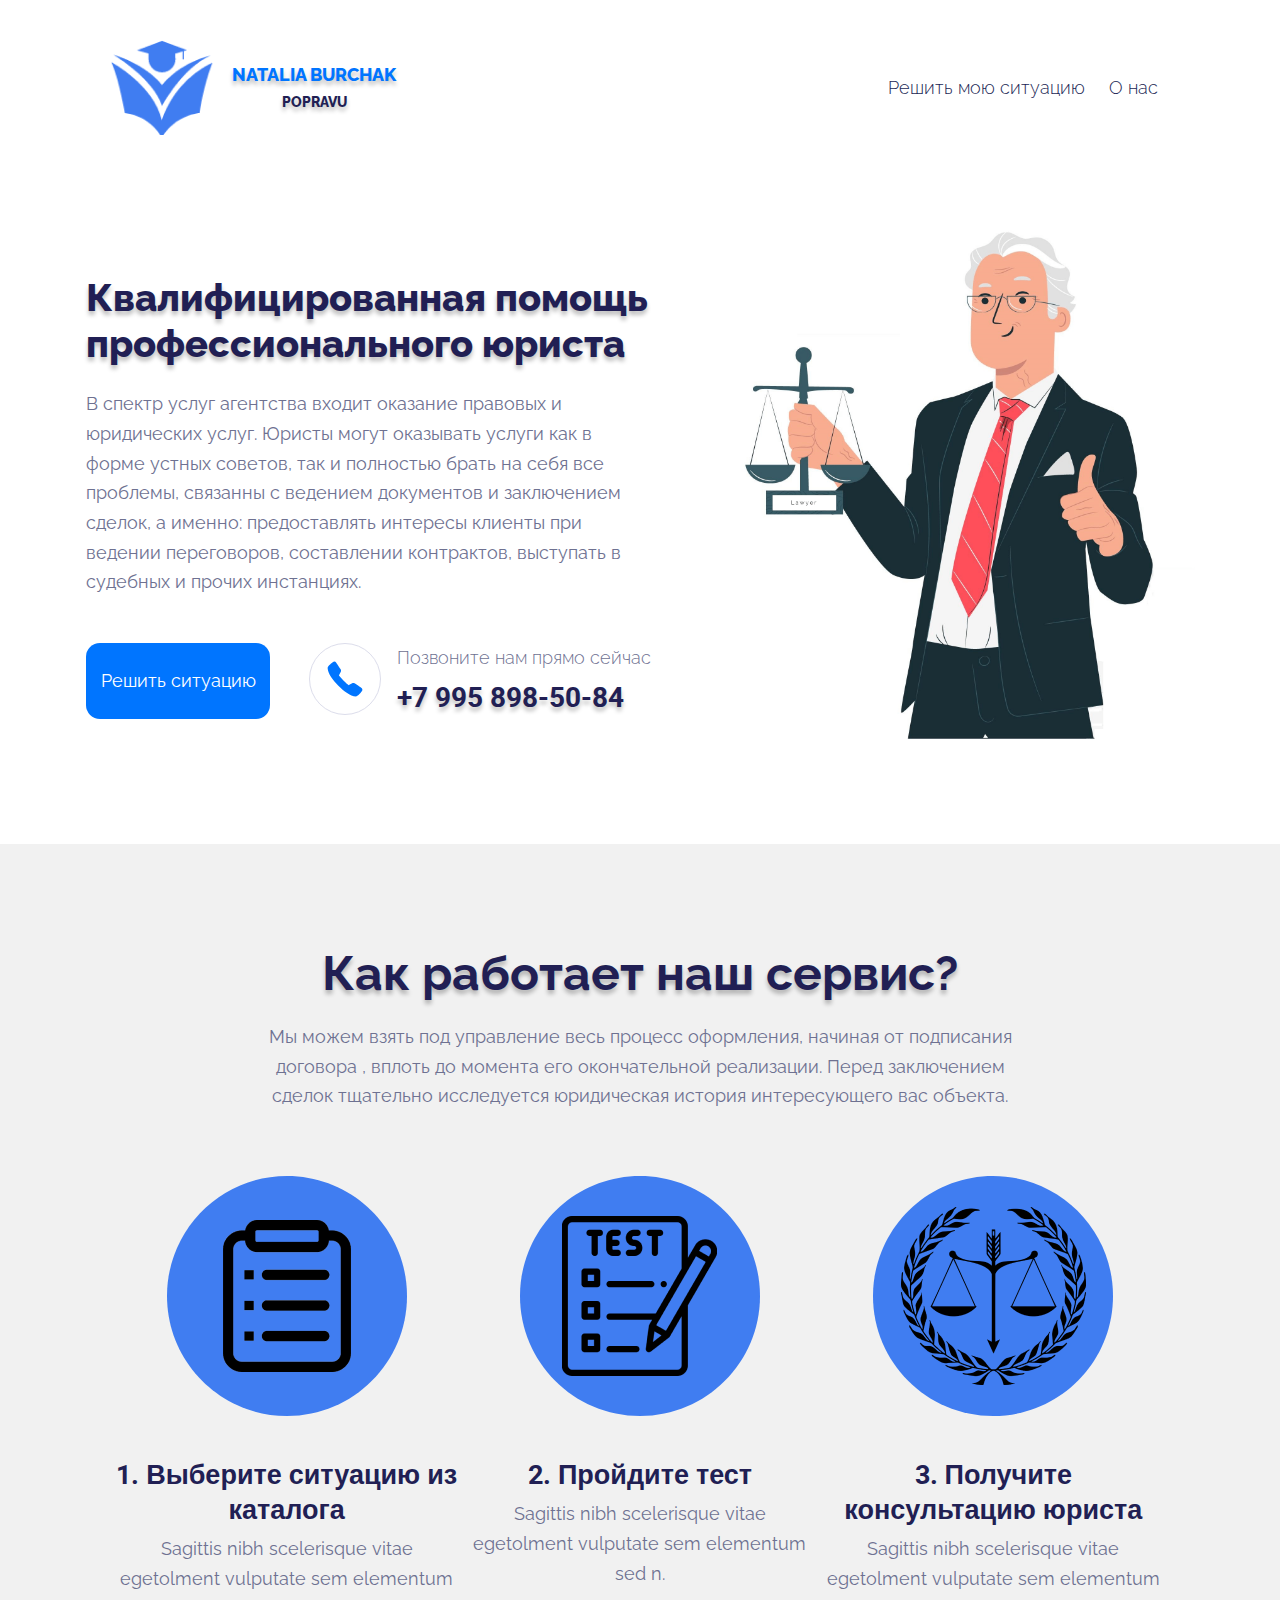
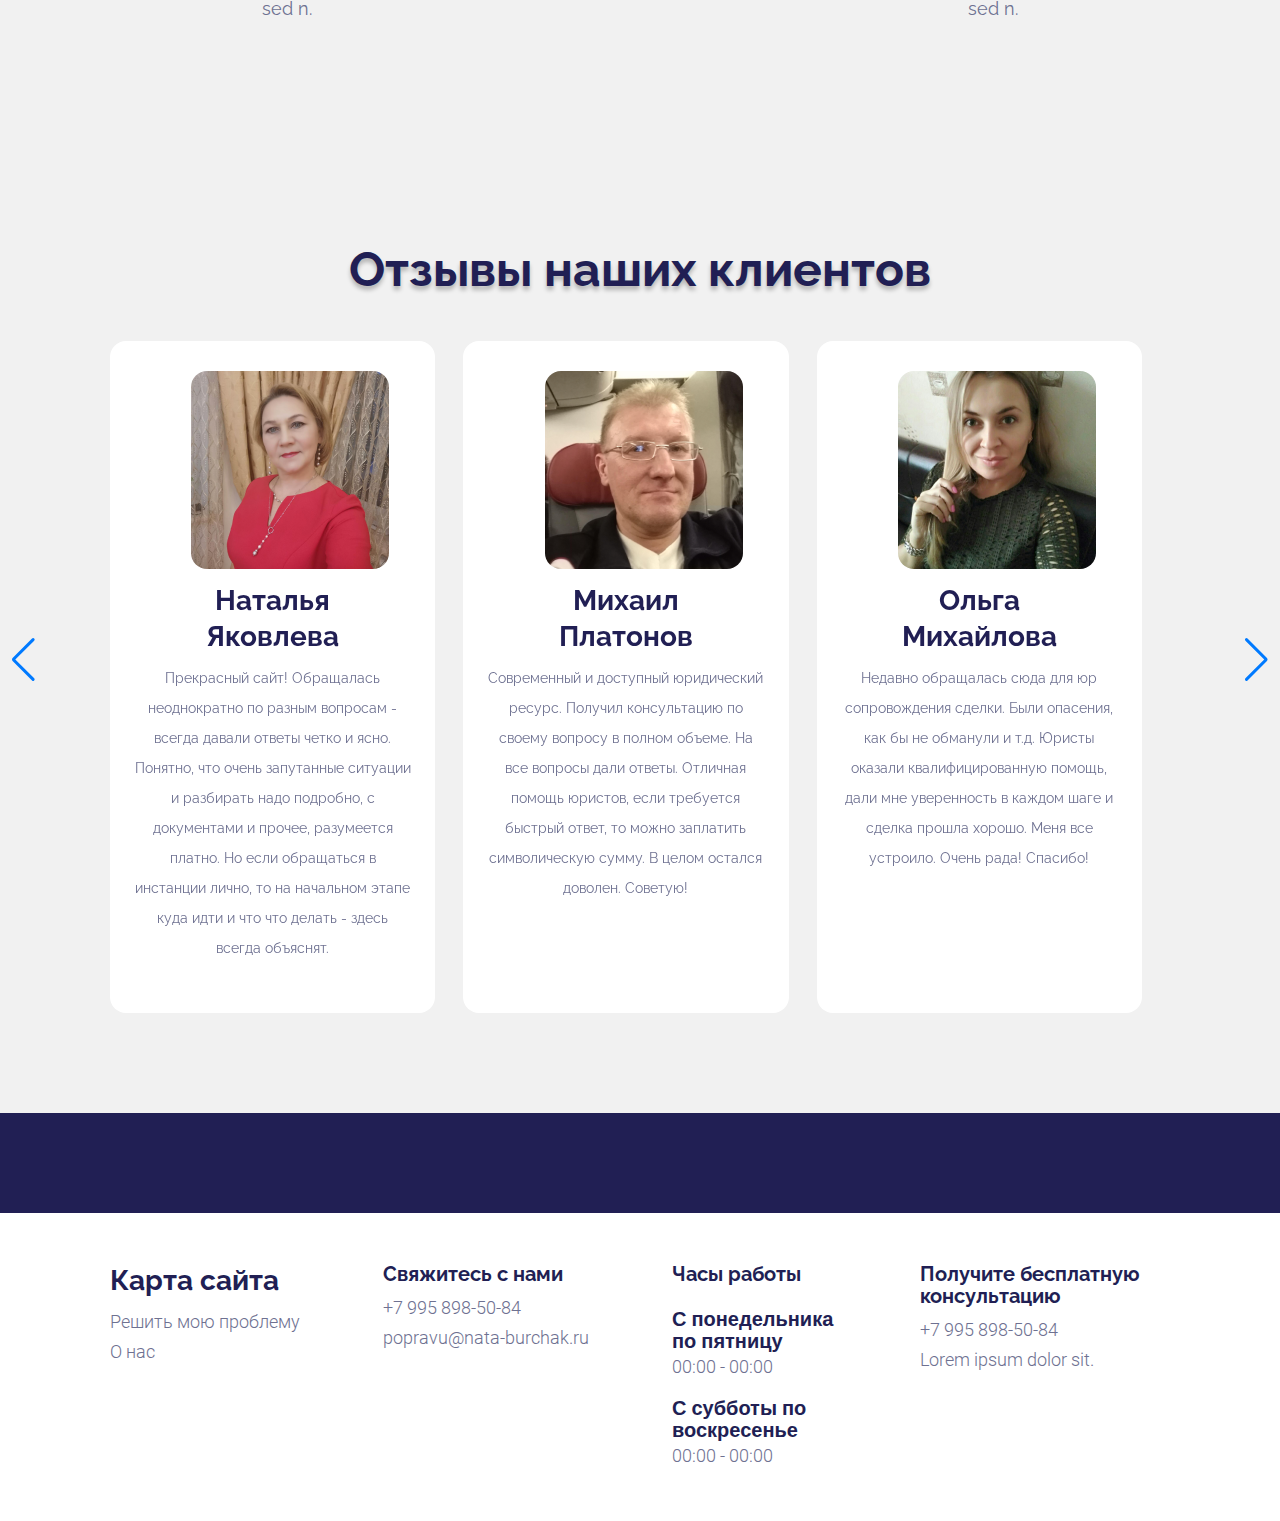
<file: index.html>
<!DOCTYPE html>
<html>

<head>

	<meta charset="utf-8">

	<title>Law project</title>
   <meta name="description" content="">
   <meta name="keywords" content="10шт">

	<meta name="viewport" content="width=device-width, initial-scale=1.0, minimum-scale=1.0, maximum-scale=1.0, user-scalable=no">

	<link rel="stylesheet" href="./libs/bootstrap/css/bootstrap-reboot.min.css">
   
	<link rel="stylesheet" href="./css/main.css">
	<link rel="stylesheet" href="./libs/swiper/swiper-bundle.min.css">
	<link rel="stylesheet" href="./css/media.css">

	<script src="./js/common.js" defer></script>
	<script src="./js/app.js" defer></script>
   <script src="./libs/swiper/swiper-bundle.min.js" defer></script>

</head>

<body>

   <nav class="navbar">
      <div class="logo">
         <a href="/" class="logo-wrapper">
            <img src="./images/лого.png" alt="logo" class="logo-img">
            <div class="logo-text">
               <h5 class="logo-title">NATALIA BURCHAK</h5>
               <h6 class="logo-desc">POPRAVU</h6>
            </div>
         </a>
         </div>
      </div>
      <div class="menu">
         <i class="menu-toggle"></i>
         <div class="menu-items-toggle">
            <a href="#" class="menu-item">Решить мою ситуацию</a>
            <a href="./pajes/about-us.html" class="menu-item">О нас</a>
         </div>

         <div class="menu-items">
            <a href="#" class="menu-item">Решить мою ситуацию</a>
            <a href="./pajes/about-us.html" class="menu-item">О нас</a>
         </div>
      </div>
   </nav>

   <main class="start">
      <div class="start-content">
         <h1 class="start-content__title">Квалифицированная помощь профессионального юриста</h1>
         <p class="start-content__desc">В спектр услуг агентства входит оказание правовых и юридических услуг. Юристы могут оказывать услуги как в форме устных советов, так и полностью брать на себя все проблемы, связанны с ведением документов и заключением сделок, а именно: предоставлять интересы клиенты при ведении переговоров, составлении контрактов, выступать в судебных и прочих инстанциях.</p>
         <div class="start-content__footer">
            <button>Решить ситуацию</button>
            <div class="start-content__footer-phone">
               <a href="tel:+79958985084" class="phone-img"></a>
               <div class="phone-text">
                  <p class="phone-desc">Позвоните нам прямо сейчас</p>
                  <a href="tel:+79958985084" class="phone-numbers">+7 995 898-50-84</a>
               </div>
            </div>
         </div>
      </div>
      <img src="./images/Lawyer.png" alt="Lawyer_art" class="start-img"></img>
   </main>

   <div class="aboutService site-block">
      <div class="aboutService-text">
         <h2 class="aboutService-text__title title">Как работает наш сервис?</h2>
         <p class="aboutService-text__desc desc">Мы можем взять под управление весь процесс оформления, начиная от подписания договора , вплоть до момента его окончательной реализации. Перед заключением сделок тщательно исследуется юридическая история интересующего вас объекта.</p>
      </div>
      <div class="aboutService-content">
         <div class="aboutService-content__block">
            <img src="./images/catalog.png" alt="catalog" class="block-img">
            <div class="block-text">
               <h3 class="block-text__title">1. Выберите ситуацию из каталога</h3>
               <p class="block-text__desc">Sagittis nibh scelerisque vitae egetolment vulputate sem elementum sed n.</p>
            </div>
         </div>
         <div class="aboutService-content__block">
            <img src="./images/test.png" alt="test" class="block-img block-img2">
            <div class="block-text">
               <h3 class="block-text__title">2. Пройдите тест</h3>
               <p class="block-text__desc">Sagittis nibh scelerisque vitae egetolment vulputate sem elementum sed n.</p>
            </div>
         </div>
         <div class="aboutService-content__block">
            <img src="./images/law-img.png" alt="law-img" class="block-img block-img3">
            <div class="block-text">
               <h3 class="block-text__title">3. Получите консультацию юриста</h3>
               <p class="block-text__desc">Sagittis nibh scelerisque vitae egetolment vulputate sem elementum sed n.</p>
            </div>
         </div>
      </div>

      <div class="aboutService-content__swiper">
         <div class="swiper-wrapper">
            <div class="swiper-slide slide-about">
               <div class="aboutService-content__block aboutService-content__block2">
                  <img src="./images/catalog.png" alt="catalog" class="block-img">
                  <div class="block-text">
                     <h3 class="block-text__title">1. Выбирите ситуацию из каталога</h3>
                     <p class="block-text__desc">Sagittis nibh scelerisque vitae egetolment vulputate sem elementum sed n.</p>
                  </div>
               </div>
            </div>
            <div class="swiper-slide slide-about">
               <div class="aboutService-content__block aboutService-content__block2">
                  <img src="./images/test.png" alt="test" class="block-img block-img2">
                  <div class="block-text">
                     <h3 class="block-text__title">2. Пройдите тест</h3>
                     <p class="block-text__desc">Sagittis nibh scelerisque vitae egetolment vulputate sem elementum sed n.</p>
                  </div>
               </div>
            </div>
            <div class="swiper-slide slide-about">
               <div class="aboutService-content__block aboutService-content__block2">
                  <img src="./images/law-img.png" alt="law-img" class="block-img block-img3">
                  <div class="block-text">
                     <h3 class="block-text__title">3. Получите консультацию юриста</h3>
                     <p class="block-text__desc">Sagittis nibh scelerisque vitae egetolment vulputate sem elementum sed n.</p>
                  </div>
               </div>
            </div>
          </div>
      </div>

   </div>

   <div class="reviews site-block">
      <div class="reviews-text">
         <h2 class="reviews-text__title title">Отзывы наших клиентов</h2>
      </div>
      <div class="swiper">
         <div class="swiper-wrapper">
            <div class="swiper-slide slide-review">
               <div class="swiper-slide__block">
                  <img src="./images/photo-1.png" alt="portret" class="slider-block__img">
                  <h4 class="slider-block__title">Сергей Соколов</h4>
                  <p class="slider-block__review">Спасибо большое за консультацию у нескольких специалистов, получил ответы на все интересующие вопросы. Отдельная благодарность Наталье за профессионализм и компетентный совет.</p>
               </div>
               <div class="swiper-slide__block">
                  <img src="./images/photo-2.png" alt="portret" class="slider-block__img">
                  <h4 class="slider-block__title">Александр Белов</h4>
                  <p class="slider-block__review">Обратился в эту компанию и не прогадал. Мне сразу рассказали о ходе действий, сколько это займет времени и цену. Юрист проверил и собрал все необходимые документы, проверил чистоту сделки в целом. Благодаря помощи юриста оформление прошло удачно. 
                     Советую!</p>
               </div>
               <div class="swiper-slide__block swiper-slide__block-mobile">
                  <img src="./images/photo-3.png" alt="portret" class="slider-block__img">
                  <h4 class="slider-block__title">Светлана Матвеева</h4>
                  <p class="slider-block__review">Спасибо за оказанную услугу и оперативный ответ. Разъяснения по теме вопроса получила в полном объеме и понятным языком. 
                     Хотела бы отметить, что сервис удобен в использовании и очень полезен. Пользуюсь уже не в первый раз. Можно, не выходя из дома, получить ответы на интересующие вопросы, а некоторые можно даже и решить.</p>
               </div>
            </div>
            <div class="swiper-slide slide-review">
               <div class="swiper-slide__block">
                  <img src="./images/photo-4.png" alt="portret" class="slider-block__img">
                  <h4 class="slider-block__title">Наталья Яковлева</h4>
                  <p class="slider-block__review">Прекрасный сайт! Обращалась неоднократно по разным вопросам - всегда давали ответы четко и ясно. Понятно, что очень запутанные ситуации и разбирать надо подробно, с документами и прочее, разумеется платно. Но если обращаться в инстанции лично, то на начальном этапе куда идти и что что делать - здесь всегда объяснят.</p>
               </div>
               <div class="swiper-slide__block">
                  <img src="./images/photo-7.png" alt="portret" class="slider-block__img">
                  <h4 class="slider-block__title">Михаил Платонов</h4>
                  <p class="slider-block__review">Современный и доступный юридический ресурс. Получил консультацию по своему вопросу в полном объеме. На все вопросы дали ответы. Отличная помощь юристов, если требуется быстрый ответ, то можно заплатить символическую сумму. В целом остался доволен.
                     Советую!</p>
               </div>
               <div class="swiper-slide__block swiper-slide__block-mobile">
                  <img src="./images/photo-5.png" alt="portret" class="slider-block__img">
                  <h4 class="slider-block__title">Ольга Михайлова</h4>
                  <p class="slider-block__review">Недавно обращалась сюда для юр сопровождения сделки. Были опасения, как бы не обманули и т.д. Юристы оказали квалифицированную помощь, дали мне уверенность в каждом шаге и сделка прошла хорошо. Меня все устроило. Очень рада! Спасибо!</p>
               </div>
            </div>
            <div class="swiper-slide slide-review">
               <div class="swiper-slide__block">
                  <img src="./images/photo-6.png" alt="portret" class="slider-block__img">
                  <h4 class="slider-block__title">Лилия Коновалова</h4>
                  <p class="slider-block__review">Набрела на эту компанию случайно. Воспользовалась консультацией по вопросу связанному с грамотным оформлением документов. Юрист, который со мной беседовал был настоящий профессионал. Клиент у них действительно на первом месте. Вникают во все детали, такой подход мне очень нравится. Вообщем рекомендую.</p>
               </div>
               <div class="swiper-slide__block">
                  <img src="./images/photo-8.png" alt="portret" class="slider-block__img">
                  <h4 class="slider-block__title">Алексей Егоров</h4>
                  <p class="slider-block__review">Обращался в компанию первый раз и не прогадал! Не покидая своего дома, я получил четкий план действий от профессионала.
                     Рекомендую!
                     Советую!</p>
               </div>
               <div class="swiper-slide__block swiper-slide__block-mobile">
                  <img src="./images/photo-9.png" alt="portret" class="slider-block__img">
                  <h4 class="slider-block__title">Дмитрий Ромашкин</h4>
                  <p class="slider-block__review">Нашел компанию через интернет, честно говоря по цене и удобно территориально. Оказалось что можно и не ехать, на почту отправили документы и помогли правильно оформить. 
                     спасибо. все отлично.</p>
               </div>
            </div>
            <div class="swiper-slide slide-review swiper-slide-mobile">

               <div class="swiper-slide__block">
                  <img src="./images/photo-3.png" alt="portret" class="slider-block__img">
                  <h4 class="slider-block__title">Светлана Матвеева</h4>
                  <p class="slider-block__review">Спасибо за оказанную услугу и оперативный ответ. Разъяснения по теме вопроса получила в полном объеме и понятным языком. 
                     Хотела бы отметить, что сервис удобен в использовании и очень полезен. Пользуюсь уже не в первый раз. Можно, не выходя из дома, получить ответы на интересующие вопросы, а некоторые можно даже и решить.</p>
               </div>

               <div class="swiper-slide__block">
                  <img src="./images/photo-5.png" alt="portret" class="slider-block__img">
                  <h4 class="slider-block__title">Ольга Михайлова</h4>
                  <p class="slider-block__review">Недавно обращалась сюда для юр сопровождения сделки. Были опасения, как бы не обманули и т.д. Юристы оказали квалифицированную помощь, дали мне уверенность в каждом шаге и сделка прошла хорошо. Меня все устроило. Очень рада! Спасибо!</p>
               </div>

            </div>
         </div>

         <div class="swiper-button-prev"></div>
         <div class="swiper-button-next"></div>
      </div>

      <div class="slider-review">
         <div class="swiper-wrapper">

            <div class="swiper-slide">
               <div class="reviews-block">
                  <div class="reviews-block__content">
                     <img src="./images/photo-1.png" alt="portret" class="reviews-block__img">
                     <div class="reviews-block__text">
                        <h4 class="reviews-block__title">Сергей Соколов</h4>
                        <p class="reviews-block__desc">Спасибо большое за консультацию у нескольких специалистов, получил ответы на все интересующие вопросы. Отдельная благодарность Наталье за профессионализм и компетентный совет.</p>
                     </div>
                  </div>
               </div>
            </div>

            <div class="swiper-slide">
               <div class="reviews-block">
                  <div class="reviews-block__content">
                     <img src="./images/photo-2.png" alt="portret" class="reviews-block__img">
                     <div class="reviews-block__text">
                        <h4 class="reviews-block__title">Александр Белов</h4>
                        <p class="reviews-block__desc">Обратился в эту компанию и не прогадал. Мне сразу рассказали о ходе действий, сколько это займет времени и цену. Юрист проверил и собрал все необходимые документы, проверил чистоту сделки в целом. Благодаря помощи юриста оформление прошло удачно. 
                           Советую!</p>
                     </div>
                  </div>
               </div>
            </div>

            <div class="swiper-slide">
               <div class="reviews-block">
                  <div class="reviews-block__content">
                     <img src="./images/photo-3.png" alt="portret" class="reviews-block__img">
                     <div class="reviews-block__text">
                        <h4 class="reviews-block__title">Светлана Матвеева</h4>
                        <p class="reviews-block__desc">Спасибо за оказанную услугу и оперативный ответ. Разъяснения по теме вопроса получила в полном объеме и понятным языком. 
                           Хотела бы отметить, что сервис удобен в использовании и очень полезен. Пользуюсь уже не в первый раз. Можно, не выходя из дома, получить ответы на интересующие вопросы, а некоторые можно даже и решить.
                           Советую!</p>
                     </div>
                  </div>
               </div>
            </div>

            <div class="swiper-slide">
               <div class="reviews-block">
                  <div class="reviews-block__content">
                     <img src="./images/photo-4.png" alt="portret" class="reviews-block__img">
                     <div class="reviews-block__text">
                        <h4 class="reviews-block__title">Наталья Яковлева</h4>
                        <p class="reviews-block__desc">Прекрасный сайт! Обращалась неоднократно по разным вопросам - всегда давали ответы четко и ясно. Понятно, что очень запутанные ситуации и разбирать надо подробно, с документами и прочее, разумеется платно. Но если обращаться в инстанции лично, то на начальном этапе куда идти и что что делать - здесь всегда объяснят.</p>
                     </div>
                  </div>
               </div>
            </div>

            <div class="swiper-slide">
               <div class="reviews-block">
                  <div class="reviews-block__content">
                     <img src="./images/photo-7.png" alt="portret" class="reviews-block__img">
                     <div class="reviews-block__text">
                        <h4 class="reviews-block__title">Михаил Платонов</h4>
                        <p class="reviews-block__desc">Современный и доступный юридический ресурс. Получил консультацию по своему вопросу в полном объеме. На все вопросы дали ответы. Отличная помощь юристов, если требуется быстрый ответ, то можно заплатить символическую сумму. В целом остался доволен.</p>
                     </div>
                  </div>
               </div>
            </div>

            <div class="swiper-slide">
               <div class="reviews-block">
                  <div class="reviews-block__content">
                     <img src="./images/photo-5.png" alt="portret" class="reviews-block__img">
                     <div class="reviews-block__text">
                        <h4 class="reviews-block__title">Ольга Михайлова</h4>
                        <p class="reviews-block__desc">Недавно обращалась сюда для юр сопровождения сделки. Были опасения, как бы не обманули и т.д. Юристы оказали квалифицированную помощь, дали мне уверенность в каждом шаге и сделка прошла хорошо. Меня все устроило. Очень рада! Спасибо!</p>
                     </div>
                  </div>
               </div>
            </div>

            <div class="swiper-slide">
               <div class="reviews-block">
                  <div class="reviews-block__content">
                     <img src="./images/photo-6.png" alt="portret" class="reviews-block__img">
                     <div class="reviews-block__text">
                        <h4 class="reviews-block__title">Лилия Коновалова</h4>
                        <p class="reviews-block__desc">Набрела на эту компанию случайно. Воспользовалась консультацией по вопросу связанному с грамотным оформлением документов. Юрист, который со мной беседовал был настоящий профессионал. Клиент у них действительно на первом месте. Вникают во все детали, такой подход мне очень нравится. Вообщем рекомендую.</p>
                     </div>
                  </div>
               </div>
            </div>

            <div class="swiper-slide">
               <div class="reviews-block">
                  <div class="reviews-block__content">
                     <img src="./images/photo-8.png" alt="portret" class="reviews-block__img">
                     <div class="reviews-block__text">
                        <h4 class="reviews-block__title">Алексей Егоров</h4>
                        <p class="reviews-block__desc">Обращался в компанию первый раз и не прогадал! Не покидая своего дома, я получил четкий план действий от профессионала.
                           Рекомендую!</p>
                     </div>
                  </div>
               </div>
            </div>

            <div class="swiper-slide">
               <div class="reviews-block">
                  <div class="reviews-block__content">
                     <img src="./images/photo-9.png" alt="portret" class="reviews-block__img">
                     <div class="reviews-block__text">
                        <h4 class="reviews-block__title">Дмитрий Ромашкин</h4>
                        <p class="reviews-block__desc">Нашел компанию через интернет, честно говоря по цене и удобно территориально. Оказалось что можно и не ехать, на почту отправили документы и помогли правильно оформить. 
                           спасибо. все отлично.</p>
                     </div>
                  </div>
               </div>
            </div>

         </div>
      </div>
   </div>

   <div class="separator"></div>

   <footer class="footer">
      <div class="footer-block">
         <h4 class="footer-block__title">Карта сайта</h4>
         <ul class="footer-block__list">
            <li class="footer-block__list-item">
            <a href="">Решить мою проблему</a>
            </li>
            <li class="footer-block__list-item">
            <a href="./pajes/about-us.html">О нас</a>
            </li>
         </ul>
      </div>
      <div class="footer-block">
         <h4 class="footer-block__title footer-block__title2">Свяжитесь с нами</h4>
         <ul class="footer-block__list">
            <li class="footer-block__list-item"><a href="tel:+79958985084" class="footer-block__list-item">+7 995 898-50-84</a></li>
            <li class="footer-block__list-item"><a href="mailto:popravu@nata-burchak.ru" class="footer-block__list-item">popravu@nata-burchak.ru</a></li>
         </ul>
      </div>
      <div class="footer-block footer-block-time">
         <h4 class="footer-block__title footer-block__title2">Часы работы</h4>
         <ul class="footer-block__list">
            <li class="footer-block__list-item footer-block__list-item2">С понедельника по пятницу</li>
            <li class="footer-block__list-item">00:00 - 00:00</li>
            <li class="footer-block__list-item footer-block__list-item2">С субботы по воскресенье</li>
            <li class="footer-block__list-item">00:00 - 00:00</li>
         </ul>
      </div>
      <div class="footer-block">
         <h4 class="footer-block__title footer-block__title2">Получите бесплатную консультацию</h4>
         <ul class="footer-block__list">
            <li class="footer-block__list-item"><a href="tel:+79958985084" class="footer-block__list-item">+7 995 898-50-84</a></li>
            <li class="footer-block__list-item">Lorem ipsum dolor sit.</li>
         </ul>
      </div>
   </footer>

</body>
</html>
</file>
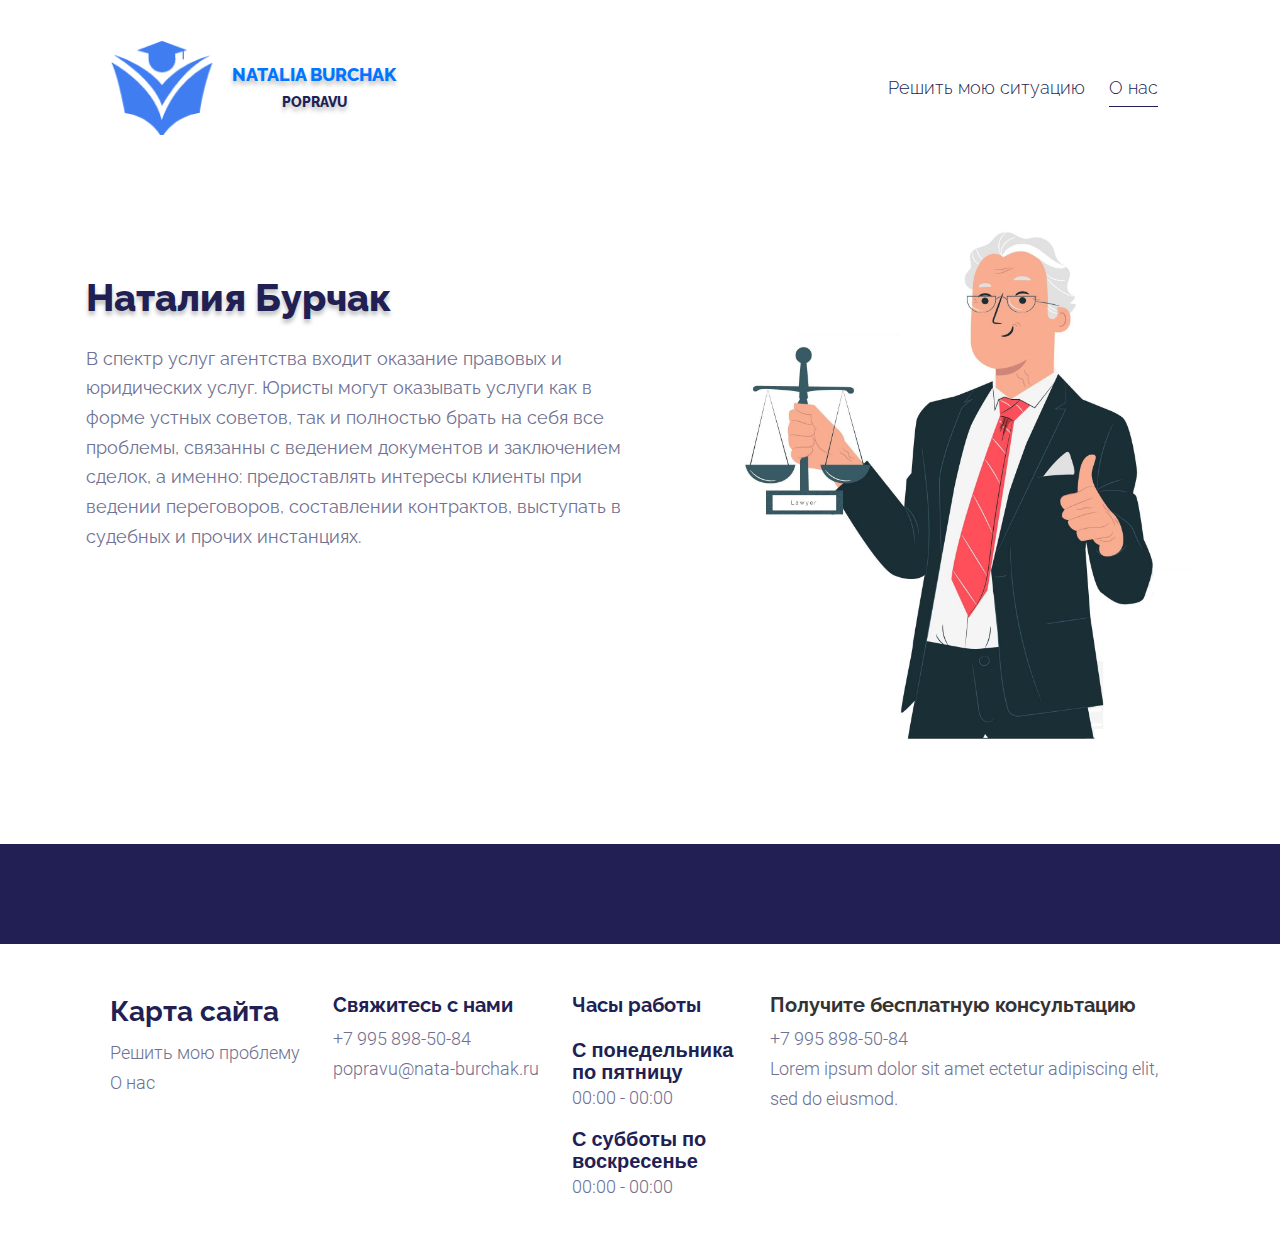
<file: pajes/about-us.html>
<!DOCTYPE html>
<html>

<head>

	<meta charset="utf-8">

	<title>Law project</title>
   <meta name="description" content="">
   <meta name="keywords" content="10шт">

	<meta name="viewport" content="width=device-width, initial-scale=1.0, minimum-scale=1.0, maximum-scale=1.0, user-scalable=no">

	<link rel="stylesheet" href="../libs/bootstrap/css/bootstrap-reboot.min.css">

	<link rel="stylesheet" href="../css/main.css">
	<link rel="stylesheet" href="../css/media.css">

   <script src="../js/app.js" defer></script>

</head>

<body>

   <nav class="navbar">
      <div class="logo">
         <a href="/" class="logo-wrapper">
            <img src="../images/лого.png" alt="logo" class="logo-img">
            <div class="logo-text">
               <h5 class="logo-title">NATALIA BURCHAK</h5>
               <h6 class="logo-desc">POPRAVU</h6>
            </div>
         </a>
         </div>
      </div>
      <div class="menu">
         <i class="menu-toggle"></i>
         <div class="menu-items-toggle">
            <a href="#" class="menu-item">Решить мою ситуацию</a>
            <span class="menu-item">О нас</span>
         </div>

         <div class="menu-items">
            <a href="#" class="menu-item">Решить мою ситуацию</a>
            <span class="menu-item">О нас</span>
         </div>
      </div>
   </nav>

   <main class="start">
      <div class="start-content">
         <h1 class="start-content__title">Наталия Бурчак</h1>
         <p class="start-content__desc">В спектр услуг агентства входит оказание правовых и юридических услуг. Юристы могут оказывать услуги как в форме устных советов, так и полностью брать на себя все проблемы, связанны с ведением документов и заключением сделок, а именно: предоставлять интересы клиенты при ведении переговоров, составлении контрактов, выступать в судебных и прочих инстанциях.</p>
      </div>
      <img src="../images/Lawyer.png" alt="Lawyer_art" class="start-img"></img>
   </main>

   <div class="separator"></div>

   <footer class="footer">
      <div class="footer-block">
         <h4 class="footer-block__title">Карта сайта</h4>
         <ul class="footer-block__list">
            <li class="footer-block__list-item">
            <a href="">Решить мою проблему</a>
            </li>
            <li class="footer-block__list-item">
            <a href="./about-us.html">О нас</a>
            </li>
         </ul>
      </div>
      <div class="footer-block">
         <h4 class="footer-block__title footer-block__title2">Свяжитесь с нами</h4>
         <ul class="footer-block__list">
            <li class="footer-block__list-item"><a href="tel:+79958985084" class="footer-block__list-item">+7 995 898-50-84</a></li>
            <li class="footer-block__list-item"><a href="mailto:popravu@nata-burchak.ru" class="footer-block__list-item">popravu@nata-burchak.ru</a></li>
         </ul>
      </div>
      <div class="footer-block">
         <h4 class="footer-block__title footer-block__title2">Часы работы</h4>
         <ul class="footer-block__list">
            <li class="footer-block__list-item footer-block__list-item2">С понедельника по пятницу</li>
            <li class="footer-block__list-item">00:00 - 00:00</li>
            <li class="footer-block__list-item footer-block__list-item2">С субботы по воскресенье</li>
            <li class="footer-block__list-item">00:00 - 00:00</li>
         </ul>
      </div>
      <div class="footer-block">
         <h4 class="footer..-block__title footer-block__title2">Получите бесплатную консультацию</h4>
         <ul class="footer-block__list">
            <li class="footer-block__list-item"><a href="tel:+79958985084" class="footer-block__list-item">+7 995 898-50-84</a></li>
            <li class="footer-block__list-item">Lorem ipsum dolor sit amet ectetur adipiscing elit, sed do eiusmod.</li>
         </ul>
      </div>
   </footer>

</body>
</html>
</file>
<file: css/main.css>
/* USER VARIABLES SECTION */

:root {
	--accent: #0075ff;
	--transition: ease-out 0.25s;
	--text: #333;
	--text-2: #211f54;
	--text-3: #6e7191;
	--regular-text: 18px;
	--lineheight: 1.65;
	--userfont: raleway-lw, sans-serif;
	--systemfont: -apple-system, BlinkMacSystemFont, Arial, sans-serif;
}

/* BOOTSTRAP SETTINGS SECTION */

/* gutter 20px (10px + 10px). Comment this code for default gutter start at 1.5rem (24px) wide. */
.container,
.container-fluid,
.container-lg,
.container-md,
.container-sm,
.container-xl,
.container-xxl {
	--bs-gutter-x: 0.625rem;
}
.row,
.row > * {
	--bs-gutter-x: 1.25rem;
}

/* FONTS LOAD SECTION */

@font-face {
	src: url('../fonts/Roboto-Light.woff2') format('woff2');
	font-family: 'roboto-lw';
	font-weight: 300;
	font-style: normal;
}
@font-face {
	src: url('../fonts/roboto-bold-webfont.woff2') format('woff2');
	font-family: 'roboto-lw';
	font-weight: 700;
	font-style: normal;
}
@font-face {
	src: url('../fonts/Raleway-Light.woff2') format('woff2');
	font-family: 'raleway-lw';
	font-weight: 300;
	font-style: normal;
}
@font-face {
	src: url('../fonts/Raleway-Regular.woff2') format('woff2');
	font-family: 'raleway-lw';
	font-weight: 400;
	font-style: normal;
}
@font-face {
	src: url('../fonts/Raleway-Bold.woff2') format('woff2');
	font-family: 'raleway-lw';
	font-weight: 700;
	font-style: normal;
}
@font-face {
	src: url('../fonts/Raleway-ExtraBold.woff2') format('woff2');
	font-family: 'raleway-lw';
	font-weight: 800;
	font-style: normal;
}

/* GENERAL CSS SETTINGS */

::placeholder {
	color: #666;
}
::selection {
	background-color: orange;
	color: #fff;
}
input,
textarea {
	outline: none;
}
input:focus:required:invalid,
textarea:focus:required:invalid {
	border-color: red;
}
input:required:valid,
textarea:required:valid {
	border-color: green;
}

html {
	overflow-x: hidden;
}

body {
	font-family: var(--userfont);
	font-size: var(--regular-text);
	line-height: var(--lineheight);
	color: var(--text);
	min-width: 320px;
	position: relative;
	overflow-x: hidden;
}

/* BUTTON */

button {
	box-sizing: border-box;
	padding: 13px 14.5px;
	border-radius: 14px;
	background-color: var(--accent);
	border: none;
	color: #fff;
}

/* NAVBAR */

.navbar {
	margin: 40px 110px 0 110px;
	display: flex;
	justify-content: space-between;
}

.logo {
	display: flex;
	width: 50%;
	text-decoration: none;
}
.logo-wrapper {
	display: flex;
	text-decoration: none;
}
.logo-img {
	width: 106px;
	height: 94.98px;
}
.logo-text {
	padding-top: 24px;
	padding-left: 16px;
	text-align: center;
}
.logo-title {
	font-size: 18px;
	font-weight: 800;
	color: var(--accent);

	text-shadow: 0px 4px 4px rgba(0, 0, 0, 0.25);
}
.logo-desc {
	font-weight: 800;
	font-size: 14px;
	color: var(--text-2);

	text-shadow: 0px 4px 4px rgba(0, 0, 0, 0.25);
}

.menu {
	display: flex;
	align-items: center;
}

.menu-toggle {
	width: 30px;
	height: 30px;
	background-image: url(../images/menu.svg);
	background-size: contain;
	background-repeat: no-repeat;
	background-position: center;
	cursor: pointer;
	display: none;
	padding-right: 75px;
}

.menu-items-toggle {
	z-index: 10;

	display: none;
	position: absolute;
	flex-direction: column;
	top: 75px;
	right: 100px;
}
.menu-items-toggle .menu-item {
	padding: 10px 5px;
	background-color: var(--text-2);
	color: #fff;
	border-radius: 5px;
	margin-bottom: 5px;

	text-align: center;
}
.menu-items-toggle .menu-item:hover,
.span.menu-item::before,
.menu-item::before {
	color: #fff;
}

.menu-items-toggle .menu-item::before {
	background-color: #fff;
	bottom: 7px;
}

.menu-toggle__active {
	background-image: url(../images/close.svg);
}

.menu-items {
	display: flex;
	flex-direction: row;
}
.menu-item {
	padding: 0 12px;
	text-decoration: none;

	font-size: 18px;
	font-weight: 300;
	color: var(--text-2);
	position: relative;
}
span.menu-item::before {
	content: '';
	width: calc(100% - 24px);
	height: 1px;
	position: absolute;
	left: 12px;
	bottom: -5px;
	background-color: var(--text-2);
	transform: scaleX(1);
}
.menu-item::before {
	content: '';
	width: calc(100% - 24px);
	height: 1px;
	position: absolute;
	left: 12px;
	bottom: -5px;
	background-color: var(--text-2);
	transform: scaleX(0);
}
.menu-item:hover::before {
	transform: scaleX(1);
	transition: transform var(--transition);
}
.menu-item:hover {
	transition: color var(--transition);
	color: #000;
}
.menu-item:active,
.menu-item:focus {
	text-decoration: none;
	color: var(--text-2);
}

/* START */

.start {
	display: flex;
	margin-left: 86px;
	margin-bottom: 80px;
	justify-content: space-between;
}

.start-content {
	padding-top: 140px;
}
.start-content__title {
	max-width: 565px;

	font-weight: 800;
	font-size: 38px;
	color: var(--text-2);
	padding-bottom: 15px;
	text-shadow: 0px 4px 4px rgba(0, 0, 0, 0.25);
}
.start-content__desc {
	max-width: 585px;

	font-weight: 400;
	font-size: 18px;
	color: var(--text-3);
}

.start-content__footer {
	padding-top: 30px;
	display: flex;
	justify-content: space-between;
}
.start-content__footer-phone {
	display: flex;
}

.phone-text {
	display: block;
}
.phone-img {
	background-image: url(../images/tel.svg);
	width: 72px;
	height: 72px;
	background-repeat: no-repeat;
	background-position: center;
	border: 1px solid #dcddeb;
	border-radius: 50%;
}
.phone-desc {
	padding-left: 16px;
	font-weight: 300;
	font-size: 18px;
	color: #6e7191;
	margin-bottom: 0;
}
.phone-numbers {
	padding-left: 16px;
	font-family: roboto-lw, sans-serif;
	text-decoration: none;
	font-weight: 700;
	font-size: 28px;
	color: var(--text-2);
	text-shadow: 0px 4px 4px rgba(0, 0, 0, 0.25);
}
.phone-numbers:hover,
.phone-numbers:active,
.phone.phone-numbers:focus {
	text-decoration: none;
	color: var(--text-2);
}

.start-img {
	height: 629px;
}

/* ABOUT OUR WORK */

.swiper-slide.swiper-slide-mobile {
	display: none;
}

.site-block {
	background-color: #f1f1f1;
	padding: 100px 110px;
}

.title {
	text-align: center;
	font-weight: 700;
	font-size: 48px;
	line-height: 58px;
	color: var(--text-2);
	text-shadow: 0px 4px 4px rgba(0, 0, 0, 0.25);
}
.desc {
	text-align: center;
	max-width: 765px;
	margin-top: 20px;
	margin-left: auto;
	margin-right: auto;

	font-weight: 400;
	font-size: 18px;
	color: var(--text-3);
}

.aboutService-content {
	margin-top: 65px;
	display: flex;
	justify-content: space-between;
}

.aboutService-content__block {
	text-align: center;
}
.block-text__title {
	font-family: roboto-lw, sans-serif;
	margin-top: 40px;
	font-weight: 700;
	font-size: 27px;
	line-height: 35px;
	color: var(--text-2);
	text-align: center;
}
.block-text__desc {
	font-weight: 400;
	font-size: 18px;
	line-height: 30px;
	color: var(--text-3);
	text-align: center;
}

.block-img {
	width: 240px;
	height: 240px;
	padding: 44px 56px;

	background-image: url(../images/circle.svg);
	background-repeat: no-repeat;
	background-position: center;
}
.block-img2 {
	padding: 40px 42.5px;
}
.block-img3 {
	padding: 31px 27.5px;
}

/* reviews */

.reviews {
	padding: 0;
	padding-top: 100px;
	padding-bottom: 100px;
}

.slider-review {
	display: none;
}

.slide-review {
	margin-top: 35px;
	display: flex;
	justify-content: space-evenly;
	padding: 0 110px;
}
.swiper-slide__block {
	border-radius: 16px;
	background-color: #fff;
	margin-right: 28px;
}
.slider-block__img {
	margin-top: 30px;
	margin-left: 25%;
	margin-right: 25%;

	border-radius: 16px;
}
.slider-block__title {
	max-width: 180px;
	margin-left: auto;
	margin-right: auto;

	margin-top: 14px;
	font-weight: 700;
	font-size: 28px;
	line-height: 36px;
	color: var(--text-2);
	text-align: center;
}
.slider-block__review {
	max-width: 340px;
	margin-left: 24px;
	margin-right: 24px;
	margin-bottom: 50px;

	font-weight: 400;
	font-size: 14px;
	line-height: 30px;
	color: var(--text-3);
	text-align: center;
}

.swiper-button-prev {
	color: var(--text-2);
	left: 25px;
}
.swiper-button-next {
	color: var(--text-2);
	right: 25px;
}

.aboutService-content__swiper {
	display: none;
}

/* SEPARATOR */

.separator {
	width: 100%;
	height: 100px;
	background-color: var(--text-2);
}

/* FOOTER */

.footer {
	padding: 50px 110px;
	display: flex;
	justify-content: space-between;
}

.footer-block__title {
	font-weight: 700;
	font-size: 28px;
	line-height: 36px;
	color: var(--text-2);
	max-width: 250px;
}
.footer-block__title2 {
	font-weight: 700;
	font-size: 20px;
	line-height: 22px;
}
.footer-block__list-item.footer-block__list-item2 {
	max-width: 165px;
	padding-top: 15px;
	font-weight: 700;
	font-size: 20px;
	line-height: 22px;
	color: var(--text-2);
}

.footer-block__list-item.footer-block__list-item2:hover,
.footer-block__list-item.footer-block__list-item2:active,
.footer-block__list-item.footer-block__list-item2:focus {
	color: var(--text-2);
}

.footer-block__list {
	list-style: none;
	padding: 0;
	margin: 0;
}

.footer-block__list-item {
	font-family: roboto-lw, sans-serif;
	font-weight: 400;
	font-size: 18px;
	line-height: 30px;
	text-decoration: none;
	color: var(--text-3);
	max-width: 400px;
}
.footer-block__list-item:active,
.footer-block__list-item:focus,
.footer-block__list-item:hover {
	text-decoration: none;
	color: var(--text-3);
}

.footer-block__list-item a {
	font-family: roboto-lw, sans-serif;
	font-weight: 400;
	font-size: 18px;
	line-height: 30px;
	text-decoration: none;
	color: var(--text-3);
	max-width: 400px;
}
</file>
<file: css/media.css>
/* === DESKTOP FIRST === */

/* xl <= Extra extra large (xxl) */
@media (max-width: 1400px) {
}

/* lg <= Extra large (xl) */
@media (max-width: 1200px) {
	.navbar {
		margin: 40px 46px 0 46px;
	}
	.start-content__title {
		font-size: 28px;
	}
	.start {
		margin-left: 46px;
	}
}

/* md <= Large (lg) */
@media (max-width: 992px) {
	/* NAVBAR */

	.navbar {
		margin: 40px 16px 0 16px;
	}
	.logo {
		transform: scale(0.75);
		width: auto;
	}
	.menu-item {
		padding: 0 6px;
		font-size: 16px;
	}

	/* START */

	.start {
		margin-left: 25px;
	}
	.start-content {
		padding-top: 100px;
	}
	.start-content__desc {
		font-size: 14px;
	}
	.start-img {
		height: 400px;
	}

	.phone-desc {
		font-size: 12px;
		padding-left: 8px;
	}
	.phone-numbers {
		font-size: 18px;
		padding-left: 8px;
	}
	.phone-img {
		width: 50px;
		height: 50px;
		background-size: 25px;
	}

	button {
		font-size: 10px;
	}

	/* SITE */

	.site-block {
		padding: 75px 55px;
	}

	.title {
		font-size: 38px;
	}
	.desc {
		font-size: 14px;
	}

	.aboutService-content__block {
		margin-right: 25px;
	}
	.block-text__title {
		font-size: 18px;
		max-width: 240px;

		margin-left: auto;
		margin-right: auto;
	}
	.block-text__desc {
		font-size: 14px;
	}

	.block-img {
		width: 200px;
		height: 200px;
		background-size: 200px;
	}

	/* SLIDER */

	.slider-block__title {
		font-size: 22px;
		max-width: 150px;
	}
	.slider-block__review {
		font-size: 12px;
	}
	.swiper-slide {
		padding: 0 10px;
	}
	.swiper-slide__block {
		margin-right: 14px;
	}
	.slider-block__img {
		height: 150px;
		margin-left: 15%;
	}
	.swiper-button-next {
		display: none;
	}
	.swiper-button-prev {
		display: none;
	}

	.footer {
		padding: 40px 35px;
	}
	.footer-block {
		max-width: 200px;
	}

	.footer-block__title {
		font-size: 18px;
		line-height: 100%;
	}
	.footer-block__title2 {
		font-size: 16px;
		line-height: normal;
	}

	.footer-block__list-item {
		font-size: 12px;
	}
	.footer-block__list-item.footer-block__list-item2 {
		font-size: 14px;
		padding-top: 0;
	}
}

/* sm <= Medium (md) */
@media (max-width: 768px) {
	.logo-text {
		padding-left: 10px;
	}

	.start {
		margin-bottom: 100px;
	}

	.start-content__title {
		font-size: 20px;
	}
	.start-content__desc {
		font-size: 12px;
	}

	.start-content__footer {
		position: absolute;
		padding-top: 0;
	}
	.phone-img {
		display: none;
	}
	.phone-numbers {
		font-size: 14px;
	}

	/* ABOUT SERVICE SLIDER */

	.aboutService-content__block {
		display: none;
	}

	.aboutService-content__block2 {
		z-index: 1;
		display: block;
	}

	.aboutService-content__swiper {
		display: block;
	}

	/* SLIDER ABOUT */

	.swiper-slide-mobile {
		display: flex;
	}
	.swiper-slide__block-mobile {
		display: none;
	}
	.swiper-slide__block {
		margin-right: 20px;
	}

	/* FOOTER */

	.footer {
		padding: 40px 15px;
	}

	.footer-block {
		max-width: 2000px;
	}

	.footer-block__title {
		font-size: 16px;
	}
	.footer-block__title2 {
		font-size: 14px;
	}

	.footer-block-time {
		padding-left: 15px;
	}
}

/* xs <= Small (sm) */
@media (max-width: 576px) {
	/* LOGO */

	.logo-title {
		font-size: 16px;
	}
	.logo-desc {
		font-size: 12px;
	}

	/* MENU */

	.menu-toggle {
		display: block;
	}
	.menu-items {
		display: none;
	}
	.menu-items__active {
		display: flex;
	}

	.start-img {
		display: none;
	}

	.title {
		font-size: 28px;
		line-height: normal;
	}
	.aboutService-text__desc {
		font-size: 12px;
	}

	.block-text__title {
		line-height: normal;
	}

	.swiper {
		display: none;
	}

	.reviews {
		padding-left: 5px;
		padding-right: 5px;
	}

	.slider-review {
		display: block;
	}

	.reviews-block {
		margin-top: 50px;
		background-color: #fff;
		border-radius: 10px;
	}
	.reviews-block__content {
		display: flex;
		align-items: center;
	}

	.reviews-block__img {
		height: 128px;
		margin-left: 20px;
	}
	.reviews-block__text {
		margin-left: 20px;
		margin-right: 10px;
	}
	.reviews-block__title {
		margin-top: 20px;

		font-weight: 700;
		font-size: 18px;
		color: var(--text-2);
		text-align: center;
	}
	.reviews-block__desc {
		text-align: center;

		font-weight: 400;
		font-size: 8px;
		color: var(--text-3);
	}

	/* FOOTER */

	.footer {
		display: flex;
		flex-direction: column;
		padding-left: 50px;
		padding-bottom: 20px;
	}
	.footer-block {
		padding-bottom: 25px;
	}
	.footer-block-time {
		padding-left: 0;
	}

	.footer-block__title {
		font-size: 18px;
	}
	.footer-block__title2 {
		font-size: 16px;
	}
}

/* === MOBILE FIRST === */

/* Custom (xs) */
@media (min-width: 0) {
}

/* Small (sm) */
@media (min-width: 576px) {
}

/* Medium (md) */
@media (min-width: 768px) {
}

/* Large (lg) */
@media (min-width: 992px) {
}

/* Extra large (xl) */
@media (min-width: 1200px) {
	.text {
		font-size: 18px;
	}
}

/* Extra extra large (xxl) */
@media (min-width: 1400px) {
	.text {
		font-size: 22px;
	}
}

@media (min-width: 1600px) {
	.navbar {
		margin: 40px 150px 0 150px;
	}
	.start {
		margin-left: 150px;
		margin-right: 156px;
	}

	.start-content__title {
		font-size: 48px;
		max-width: 750px;
	}
	.title {
		font-size: 58px;
	}
	.block-text__title {
		font-size: 37px;
	}
	.slider-block__title {
		font-size: 38px;
	}
	.footer-block__title {
		font-size: 38px;
		line-height: normal;
		max-width: 400px;
	}
	.footer-block__title2 {
		font-size: 30px;
	}

	.start-content__desc {
		font-size: 24px;
		max-width: 750px;
	}
	.phone-desc {
		font-size: 22px;
	}
	.desc {
		font-size: 24px;
	}
	.block-text__desc {
		font-size: 24px;
		margin-top: 25px;
	}
	.slider-block__review {
		font-size: 20px;
	}
	.footer-block__list-item {
		font-size: 24px;
		margin-top: 15px;
		max-width: 400px;
	}

	.start-content__footer {
		padding-right: 125px;
	}
	.footer {
		justify-content: space-evenly;
	}
}
</file>
